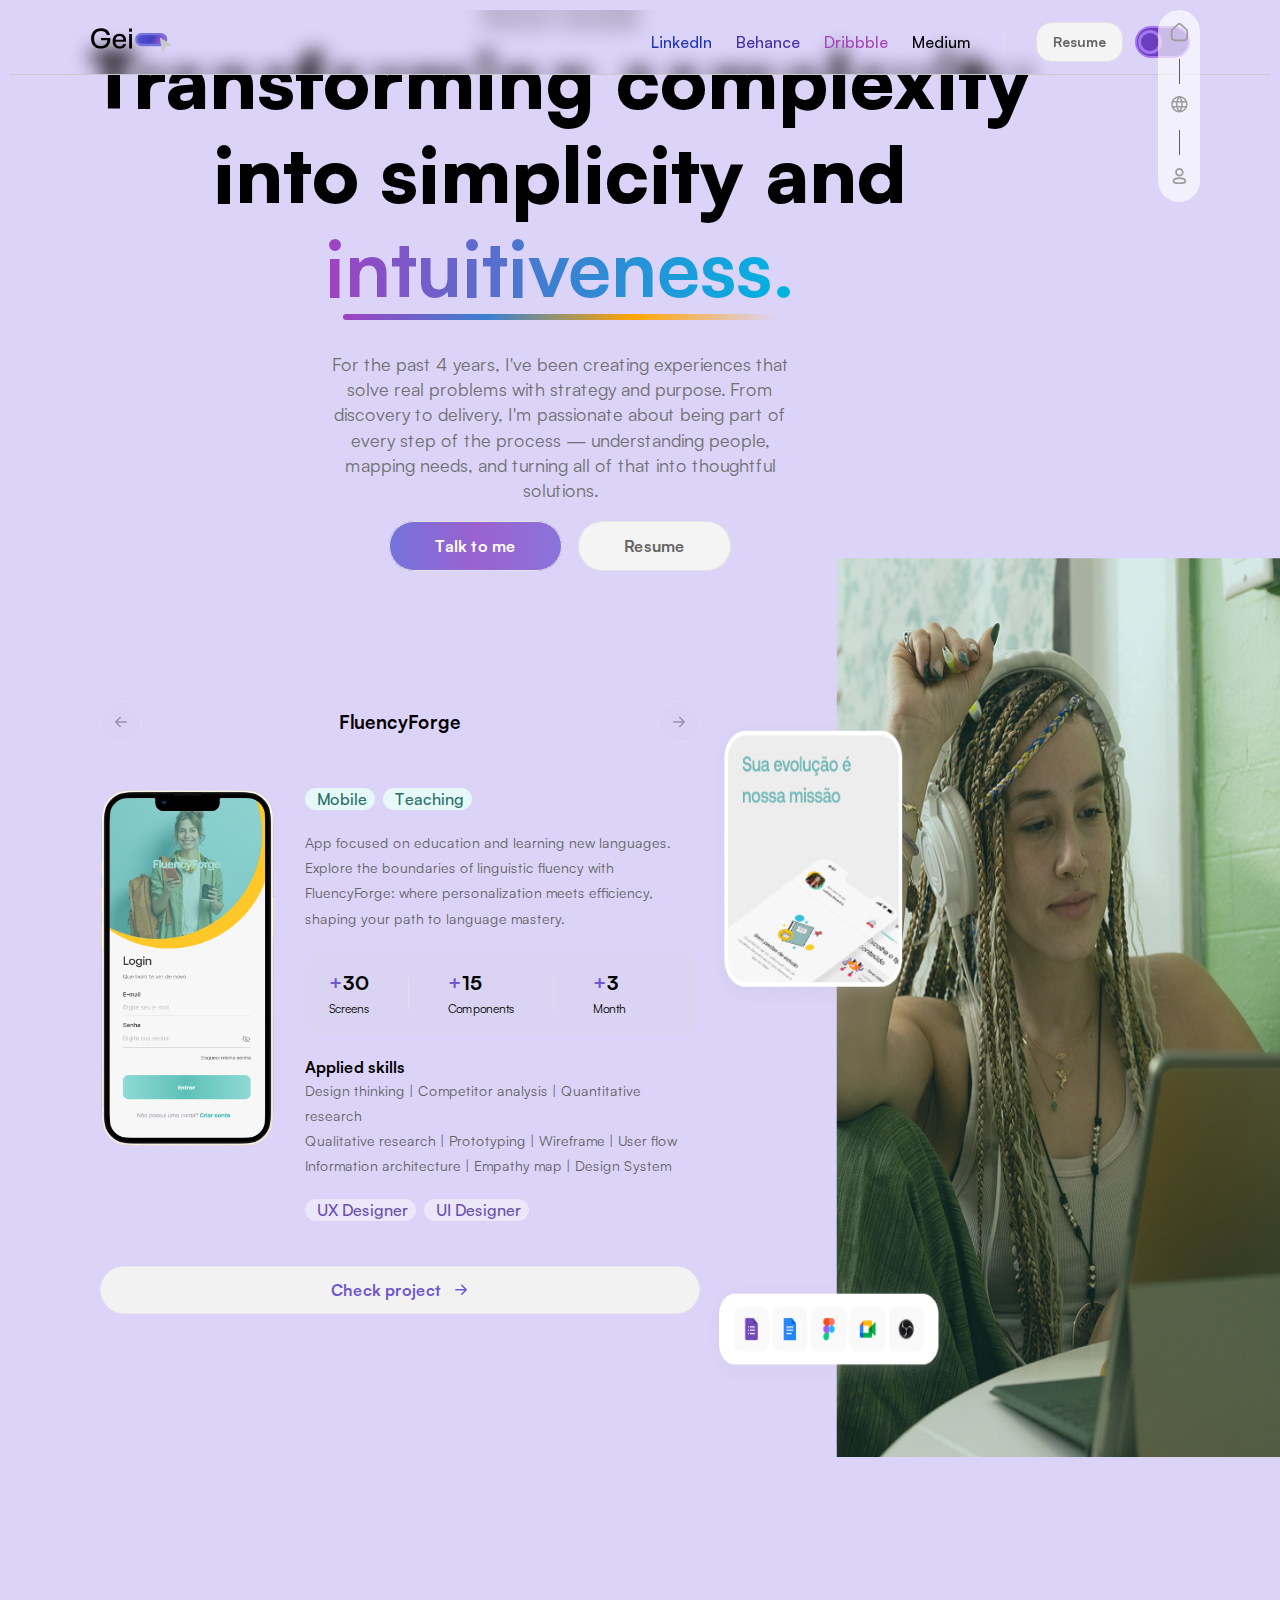
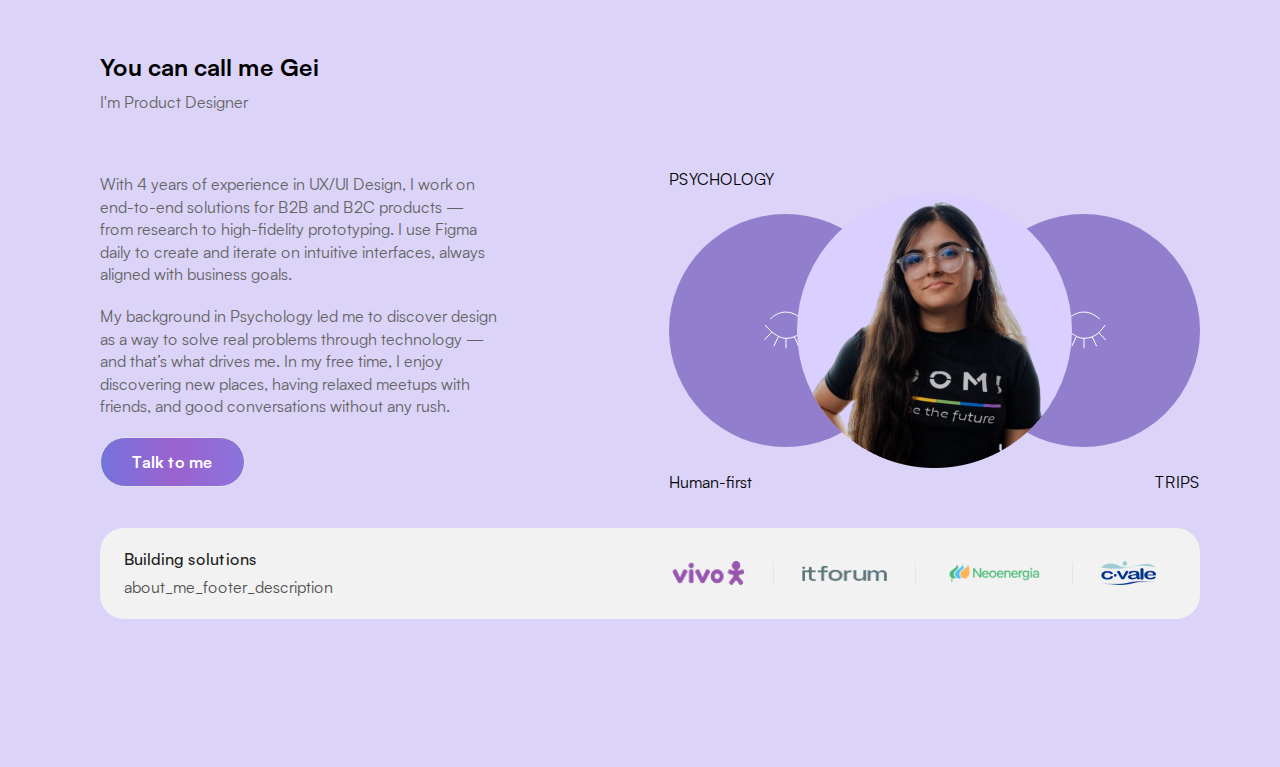
<file: index.html>
<!DOCTYPE html>
<html lang="en">
<head>
  <meta charset="UTF-8">
  <meta name="viewport" content="width=device-width, initial-scale=1.0">

  <link rel="stylesheet" href="./css/reset.css" />
  <link rel="stylesheet" href="./css/global.css" />
  <link rel="stylesheet" href="./css/components/header.css" />
  <link rel="stylesheet" href="./css/components/projects.css" />
  <link rel="stylesheet" href="./css/components/main.css" />

  <link rel="stylesheet" href="./css/components/about-me.css" />

  <link rel="stylesheet" href="./css/styles.css" />

  <title>Portfolio</title>
</head>
<body>
  <div class="app">
    <header class="header">
      <div>
        <svg width="83" height="28" viewBox="0 0 83 28" fill="none" xmlns="http://www.w3.org/2000/svg">
          <path d="M10.7824 22.6247C4.76495 22.6247 1.08913 18.5404 1.08913 12.4685C1.08913 6.15157 5.03724 2.31238 10.8913 2.31238C15.9286 2.31238 19.4138 5.00798 19.9311 9.11946H16.8815C16.3642 6.39663 13.9681 4.89907 10.8913 4.89907C6.80708 4.89907 4.11147 7.6219 4.11147 12.4413C4.11147 17.2879 6.72539 20.0925 10.8369 20.0925C14.6216 20.0925 17.1538 17.9142 17.3444 14.2384H11.0275V12.0329H20.3668V13.476C20.3668 19.085 16.5548 22.6247 10.7824 22.6247ZM29.6216 22.6247C25.2923 22.6247 22.6512 19.684 22.6512 15.2458C22.6512 10.6987 25.2923 7.75804 29.5127 7.75804C34.2504 7.75804 36.5376 11.216 36.102 15.7359H25.4285C25.4829 18.7038 27.1166 20.392 29.6216 20.392C31.5548 20.392 32.9979 19.439 33.3519 17.9414H36.0203C35.6391 20.7732 33.0252 22.6247 29.6216 22.6247ZM29.4855 9.96353C27.2255 9.96353 25.7008 11.4066 25.4829 13.7483H33.3519C33.2702 11.0799 31.6093 9.96353 29.4855 9.96353ZM39.1334 5.77037V2.53021H41.938V5.77037H39.1334ZM39.1334 22.3796V7.97587H41.938V22.3796H39.1334Z" fill="black"/>
          <rect x="46.3144" y="8.10274" width="29.7525" height="10.9434" rx="5.47172" fill="url(#paint0_linear_326_744)" stroke="#7573DC" stroke-width="2.39388"/>
          <path d="M72.9522 26.4325L75.6675 21.0018C75.7278 20.8813 75.8416 20.7964 75.9743 20.773L81.8932 19.7285C82.2791 19.6604 82.3757 19.1512 82.0417 18.9464L70.5911 11.9284C70.2815 11.7386 69.8916 11.9989 69.9483 12.3577L72.151 26.3086C72.2156 26.7176 72.767 26.8029 72.9522 26.4325Z" fill="#C8C8C8"/>
          <defs>
          <linearGradient id="paint0_linear_326_744" x1="37.4559" y1="5.91298" x2="75.338" y2="20.8104" gradientUnits="userSpaceOnUse">
          <stop stop-color="#6866DF"/>
          <stop offset="0.615092" stop-color="#423FC3"/>
          <stop offset="1" stop-color="#CE66DF"/>
          </linearGradient>
          </defs>
        </svg>
      </div>
  
      <div class="header-content"> 
        <div class="social">
          <a target="_blank" href="https://www.linkedin.com/in/geissy-maysla-nunes-rodrigues-683109196  " style="color: #1F35BF;">LinkedIn</a>
          <a target="_blank" href="https://www.behance.net/geissynunes" href="#behance" style="color: #462CA3;">Behance</a>
          <a target="_blank" href="https://dribbble.com/Mayslassy" href="#dribbble" style="color: #A643B6;">Dribbble</a>
          <a target="_blank" href="https://medium.com/@Geissy" href="#medium" style="color: #000000;">Medium</a>
        </div>
        
        <div class="divider"></div>

        <div class="header-actions">
          <a class="resumes" data-i18n="resume">
            Resume
          </a>
          
   
          <button class="lang-button">
            <div class="switch">
              <div class="toggle-thumb"></div>
            </div>
          </button>
        </div>
      </div>

      <div class="menu-hamburger">
        <button class="menu-hamburger-button" id="menu-hamburger-button">
          <svg width="16" height="16" viewBox="0 0 16 16" fill="none" xmlns="http://www.w3.org/2000/svg">
            <path fill-rule="evenodd" clip-rule="evenodd" d="M14.6667 3.33333C14.6667 2.96514 14.3682 2.66667 14 2.66667H1.99999C1.6318 2.66667 1.33332 2.96514 1.33332 3.33333C1.33332 3.70152 1.6318 4 1.99999 4H14C14.3682 4 14.6667 3.70152 14.6667 3.33333ZM1.52859 5.5286C1.26824 5.78895 1.26824 6.21106 1.52859 6.47141L3.05718 8L1.52859 9.5286C1.26824 9.78895 1.26824 10.2111 1.52859 10.4714C1.78894 10.7318 2.21105 10.7318 2.4714 10.4714L4.47139 8.47141C4.73174 8.21106 4.73174 7.78895 4.47139 7.5286L2.4714 5.5286C2.21105 5.26825 1.78894 5.26825 1.52859 5.5286ZM14.6667 8C14.6667 7.63181 14.3682 7.33333 14 7.33333H6.66666C6.29847 7.33333 5.99999 7.63181 5.99999 8C5.99999 8.36819 6.29847 8.66667 6.66666 8.66667H14C14.3682 8.66667 14.6667 8.36819 14.6667 8ZM14.6667 12.6667C14.6667 12.2985 14.3682 12 14 12H1.99999C1.6318 12 1.33332 12.2985 1.33332 12.6667C1.33332 13.0349 1.6318 13.3333 1.99999 13.3333H14C14.3682 13.3333 14.6667 13.0349 14.6667 12.6667Z" fill="#4A4A4A"/>
            </svg>  
        </button>        
      </div>
    </header>
  
    <aside class="drawer-mobile" id="drawer-mobile">
      <div>
        <div class="ghost-space"></div>
        
        <nav class="drawer-links">
          <a href="https://www.linkedin.com/in/geissy-maysla-nunes-rodrigues-683109196/" target="_blank" class="drawer-link">
            <span style="color: #1F35BF;">LinkedIn</span>
            <svg width="7" height="14" viewBox="0 0 7 14" fill="none" xmlns="http://www.w3.org/2000/svg">
              <path d="M1.5 12.8333L5.94218 7.6508C6.26317 7.27631 6.26317 6.72371 5.94218 6.34922L1.5 1.16668" stroke="#2B3F6C" stroke-width="1.25" stroke-linecap="round"/>
              </svg>
          </a>
          <a href="https://www.behance.net/geissynunes" target="_blank" class="drawer-link">
            <span style="color: #462CA3;">Behance</span>
            <svg width="7" height="14" viewBox="0 0 7 14" fill="none" xmlns="http://www.w3.org/2000/svg">
              <path d="M1.5 12.8333L5.94218 7.6508C6.26317 7.27631 6.26317 6.72371 5.94218 6.34922L1.5 1.16668" stroke="#2B3F6C" stroke-width="1.25" stroke-linecap="round"/>
              </svg>   
          </a>
          <a href="https://dribbble.com/Mayslassy" target="_blank" class="drawer-link drawer-link-pink">
            <span style="color: #A643B6;">Dribbble</span>
            <svg width="7" height="14" viewBox="0 0 7 14" fill="none" xmlns="http://www.w3.org/2000/svg">
              <path d="M1.5 12.8333L5.94218 7.6508C6.26317 7.27631 6.26317 6.72371 5.94218 6.34922L1.5 1.16668" stroke="#2B3F6C" stroke-width="1.25" stroke-linecap="round"/>
              </svg>   
          </a>
          <a href="https://medium.com/@Geissy" target="_blank" class="drawer-link">
            <span style="color: #000000;">Medium</span>
            <svg width="7" height="14" viewBox="0 0 7 14" fill="none" xmlns="http://www.w3.org/2000/svg">
            <path d="M1.5 12.8333L5.94218 7.6508C6.26317 7.27631 6.26317 6.72371 5.94218 6.34922L1.5 1.16668" stroke="#2B3F6C" stroke-width="1.25" stroke-linecap="round"/>
              </svg>   
          </a>
        </nav>
      </div>
      
      <footer class="drawer-language">
        <span>Idioma</span>
        <button class="lang-button">
          <div class="switch">
            <div class="toggle-thumb"></div>
          </div>
        </button>
      </footer>
    </aside>

    <div class="scroll-slides">
      <div class="menu">
        <a href="#">
          <svg width="18" height="20" viewBox="0 0 18 20" fill="none" xmlns="http://www.w3.org/2000/svg">
            <path id="menu-home-icon" fill-rule="evenodd" clip-rule="evenodd" d="M9.64598 2.69039C9.48919 2.64472 9.32263 2.64472 9.16583 2.69039C9.12071 2.70353 9.0414 2.73641 8.87269 2.86415C8.69526 2.99848 8.47804 3.19074 8.13957 3.49161L3.64081 7.4905C3.08929 7.98074 2.93294 8.12857 2.82424 8.29207C2.71968 8.44936 2.64179 8.62282 2.5937 8.80547C2.5437 8.99533 2.53709 9.21039 2.53709 9.94831V13.2376C2.53709 14.0495 2.53756 14.6154 2.56778 15.0583C2.59748 15.4936 2.65301 15.747 2.73316 15.9405C2.99459 16.5717 3.49604 17.0731 4.12718 17.3346C4.3207 17.4147 4.57416 17.4703 5.00939 17.4999C5.45234 17.5302 6.01824 17.5306 6.8301 17.5306H11.9817C12.7936 17.5306 13.3595 17.5302 13.8024 17.4999C14.2377 17.4703 14.4911 17.4147 14.6846 17.3346C15.3158 17.0731 15.8172 16.5717 16.0787 15.9405C16.1588 15.747 16.2143 15.4936 16.244 15.0583C16.2743 14.6154 16.2747 14.0495 16.2747 13.2376V9.94831C16.2747 9.21039 16.2681 8.99533 16.2181 8.80547C16.17 8.62282 16.0921 8.44936 15.9876 8.29207C15.8789 8.12857 15.7225 7.98074 15.171 7.4905L10.6722 3.49161C10.3338 3.19074 10.1166 2.99848 9.93913 2.86415C9.77041 2.73641 9.69111 2.70353 9.64598 2.69039ZM8.68568 1.04168C9.15606 0.904687 9.65575 0.904687 10.1261 1.04168C10.4525 1.13673 10.7231 1.30388 10.9757 1.49508C11.2135 1.67514 11.4813 1.91322 11.7897 2.18738L16.3118 6.20704C16.3362 6.22868 16.3602 6.25003 16.384 6.2711C16.8319 6.66882 17.1702 6.96927 17.4176 7.34141C17.6267 7.65599 17.7825 8.00292 17.8787 8.36821C17.9925 8.80034 17.9923 9.25285 17.992 9.85185C17.9919 9.88358 17.9919 9.91573 17.9919 9.94831V13.2681C17.9919 14.0424 17.9919 14.6669 17.9573 15.1752C17.9216 15.6979 17.8464 16.1601 17.6651 16.5977C17.2294 17.6496 16.3937 18.4853 15.3418 18.9211C14.9042 19.1023 14.442 19.1775 13.9193 19.2132C13.411 19.2479 12.7865 19.2478 12.0122 19.2478H6.7996C6.02535 19.2478 5.4008 19.2479 4.8925 19.2132C4.36983 19.1775 3.90766 19.1023 3.47004 18.9211C2.41813 18.4853 1.58239 17.6496 1.14668 16.5977C0.965403 16.1601 0.890221 15.6979 0.85456 15.1752C0.819879 14.6669 0.819883 14.0424 0.819889 13.2681L0.819889 9.94831C0.819889 9.91573 0.819873 9.88358 0.819856 9.85184C0.819544 9.25285 0.819309 8.80034 0.933094 8.36821C1.02928 8.00292 1.18507 7.65599 1.39419 7.34141C1.64158 6.96928 1.97994 6.66882 2.42785 6.2711C2.45158 6.25003 2.47562 6.22869 2.49997 6.20704L7.02208 2.18739C7.33049 1.91323 7.59831 1.67514 7.83614 1.49508C8.08867 1.30388 8.35931 1.13673 8.68568 1.04168Z" fill="#9C9C9C"/>
            </svg>  
        </a>
       
        <div class="space-line"></div>

        <a href="#projects-page">    
          <svg width="17" height="17" viewBox="0 0 17 17" fill="none" xmlns="http://www.w3.org/2000/svg">
            <path id="menu-projects-icon" fill-rule="evenodd" clip-rule="evenodd" d="M1.97788 6.4042C1.80764 6.99417 1.71642 7.61763 1.71642 8.26241C1.71642 8.90718 1.80764 9.53065 1.97788 10.1206H5.17762C5.10341 9.54332 5.06119 8.9241 5.06119 8.26241C5.06119 7.60072 5.10341 6.98149 5.17762 6.4042H1.97788ZM2.61136 4.91764H5.45552C5.71805 3.86106 6.08118 2.98914 6.44876 2.29696C6.54689 2.11216 6.64522 1.94038 6.7419 1.78148C4.98084 2.23232 3.49966 3.38204 2.61136 4.91764ZM8.40596 1.96695C8.21529 2.22396 7.98924 2.56566 7.76168 2.99416C7.48925 3.50718 7.21348 4.14676 6.99377 4.91764H9.81816C9.59845 4.14676 9.32267 3.50718 9.05024 2.99416C8.82269 2.56566 8.59664 2.22396 8.40596 1.96695ZM10.134 6.4042H6.67795C6.59574 6.9727 6.54776 7.59174 6.54776 8.26241C6.54776 8.93308 6.59574 9.55211 6.67795 10.1206H10.134C10.2162 9.55211 10.2642 8.93308 10.2642 8.26241C10.2642 7.59174 10.2162 6.9727 10.134 6.4042ZM11.6343 10.1206C11.7085 9.54332 11.7507 8.9241 11.7507 8.26241C11.7507 7.60072 11.7085 6.98149 11.6343 6.4042H14.834C15.0043 6.99417 15.0955 7.61763 15.0955 8.26241C15.0955 8.90718 15.0043 9.53065 14.834 10.1206H11.6343ZM9.81816 11.6072H6.99377C7.21348 12.3781 7.48925 13.0176 7.76168 13.5307C7.98924 13.9592 8.21529 14.3009 8.40596 14.5579C8.59664 14.3009 8.82269 13.9592 9.05024 13.5307C9.32267 13.0176 9.59845 12.3781 9.81816 11.6072ZM6.7419 14.7433C6.64522 14.5844 6.54689 14.4127 6.44876 14.2279C6.08118 13.5357 5.71805 12.6638 5.45552 11.6072H2.61136C3.49966 13.1428 4.98084 14.2925 6.7419 14.7433ZM10.07 14.7433C10.1667 14.5844 10.265 14.4127 10.3632 14.2279C10.7307 13.5357 11.0939 12.6638 11.3564 11.6072H14.2006C13.3123 13.1428 11.8311 14.2925 10.07 14.7433ZM14.2006 4.91764H11.3564C11.0939 3.86106 10.7307 2.98914 10.3632 2.29696C10.265 2.11217 10.1667 1.94038 10.07 1.78148C11.8311 2.23232 13.3123 3.38204 14.2006 4.91764ZM0.229858 8.26241C0.229858 3.74687 3.89043 0.0863037 8.40596 0.0863037C12.9215 0.0863037 16.5821 3.74687 16.5821 8.26241C16.5821 12.7779 12.9215 16.4385 8.40596 16.4385C3.89043 16.4385 0.229858 12.7779 0.229858 8.26241Z" fill="#9C9C9C"/>
            </svg>

        </a>
        <div class="space-line"></div>

        <a href="#about-me-page">
          <svg width="15" height="18" viewBox="0 0 15 18" fill="none" xmlns="http://www.w3.org/2000/svg">
            <path id="menu-about-icon" fill-rule="evenodd" clip-rule="evenodd" d="M7.40595 2.66567C5.99851 2.66567 4.85756 3.80662 4.85756 5.21406C4.85756 6.6215 5.99851 7.76246 7.40595 7.76246C8.81339 7.76246 9.95435 6.6215 9.95435 5.21406C9.95435 3.80662 8.81339 2.66567 7.40595 2.66567ZM3.15863 5.21406C3.15863 2.86833 5.06022 0.966736 7.40595 0.966736C9.75169 0.966736 11.6533 2.86833 11.6533 5.21406C11.6533 7.5598 9.75169 9.46139 7.40595 9.46139C5.06022 9.46139 3.15863 7.5598 3.15863 5.21406ZM3.54606 12.6269C2.65051 13.0245 2.30916 13.5268 2.30916 14.1335C2.30916 14.3234 2.34293 14.4309 2.3918 14.5089C2.44069 14.5869 2.55732 14.719 2.87167 14.8612C3.54354 15.1651 4.87123 15.4077 7.40595 15.4077C9.94068 15.4077 11.2684 15.1651 11.9402 14.8612C12.2546 14.719 12.3712 14.5869 12.4201 14.5089C12.469 14.4309 12.5027 14.3234 12.5027 14.1335C12.5027 13.5268 12.1614 13.0245 11.2658 12.6269C10.3463 12.2186 8.99629 12.0098 7.40595 12.0098C5.81562 12.0098 4.46559 12.2186 3.54606 12.6269ZM2.85657 11.0741C4.08916 10.5268 5.71226 10.3109 7.40595 10.3109C9.09965 10.3109 10.7227 10.5268 11.9553 11.0741C13.2119 11.6321 14.2017 12.6165 14.2017 14.1335C14.2017 14.5299 14.1293 14.9811 13.8596 15.4113C13.5899 15.8414 13.1756 16.167 12.6405 16.4091C11.6135 16.8737 9.96802 17.1066 7.40595 17.1066C4.84389 17.1066 3.19845 16.8737 2.17139 16.4091C1.63626 16.167 1.22199 15.8414 0.952328 15.4113C0.682639 14.9811 0.610229 14.5299 0.610229 14.1335C0.610229 12.6165 1.6 11.6321 2.85657 11.0741Z" fill="#9C9C9C"/>
            </svg> 
        </a>              
      </div>

      <section class="slide slide-green">
        <main class="main">
          <span class="position-company" data-i18n="company">PRODUCT DESIGNER</span>
          <div class="main-content">
            <h1>
              <span data-i18n="main_title_1">Transforming complexity into simplicity and</span>
              <div class="gradient-box">
                <span class="gradient-text" data-i18n="main_title_2">intuitiveness.</span>
                <div class="gradient-line"></div>
              </div>
            </h1>
            <p data-i18n="main_description">
              For the past 4 years, I've been creating experiences that solve real problems with strategy and purpose. From discovery to delivery, I'm passionate about being part of every step of the process — understanding people, mapping needs, and turning all of that into thoughtful solutions.
            </p>
            <div class="main-actions">
              <a href="mailto:geissy.designlab@gmail.com" id="talk-me" data-i18n="talk_to_me">
                Talk to me
              </a>
              <a class="resumes" data-i18n="resume" id="resume">
                Resume
              </a>
            </div>
          </div>
        </main>
      </section>
      <section class="slide slide-indigo">
        <div class="projects-page" id="projects-page">
          <div class="projects-page-container">
            <div class="project-full-content">
              <div class="project-full-content-header">
                <div class="arrow-circle">
                  <svg width="12" height="12" viewBox="0 0 12 12" fill="none" xmlns="http://www.w3.org/2000/svg">
                    <path fill-rule="evenodd" clip-rule="evenodd" d="M5.78033 0.96967C5.48744 0.676777 5.01256 0.676777 4.71967 0.96967L0.21967 5.46967C-0.0732236 5.76256 -0.0732236 6.23744 0.21967 6.53033L4.71967 11.0303C5.01256 11.3232 5.48744 11.3232 5.78033 11.0303C6.07322 10.7374 6.07322 10.2626 5.78033 9.96967L2.56066 6.75H11.25C11.6642 6.75 12 6.41421 12 6C12 5.58579 11.6642 5.25 11.25 5.25H2.56066L5.78033 2.03033C6.07322 1.73744 6.07322 1.26256 5.78033 0.96967Z" fill="black"/>
                    </svg>                  
                </div>
  
                <h3 data-i18n="project_title">FluencyForge</h3>
  
                <div class="arrow-circle">
                  <svg width="12" height="12" viewBox="0 0 12 12" fill="none" xmlns="http://www.w3.org/2000/svg">
                    <path fill-rule="evenodd" clip-rule="evenodd" d="M6.21967 0.96967C6.51256 0.676777 6.98744 0.676777 7.28033 0.96967L11.7803 5.46967C12.0732 5.76256 12.0732 6.23744 11.7803 6.53033L7.28033 11.0303C6.98744 11.3232 6.51256 11.3232 6.21967 11.0303C5.92678 10.7374 5.92678 10.2626 6.21967 9.96967L9.43934 6.75H0.75C0.335786 6.75 0 6.41421 0 6C0 5.58579 0.335786 5.25 0.75 5.25H9.43934L6.21967 2.03033C5.92678 1.73744 5.92678 1.26256 6.21967 0.96967Z" fill="black"/>
                    </svg>                  
                </div>
              </div>
           
              <aside class="project-content">
                <section class="project-content-image">
                  <img src="./images/apps/fluent-app-mobile.png" alt="fluent-app-mobile" />
                </section>
                  
                <section class="project-content-info">
                  <div class="project-content-info-tags">
                    <div class="tag-green" data-i18n="project_tag_mobile">Mobile</div>
                    <div class="tag-green" data-i18n="project_tag_teaching">Teaching</div>
                  </div>
  
                  <div>
                    <p data-i18n="project_description">
                      App focused on education and learning new languages. Explore the boundaries of linguistic fluency with FluencyForge: where personalization meets efficiency, shaping your path to language mastery.
                    </p>
                  </div>
  
                  <aside class="project-content-info-card">
                    <div class="project-information">
                      <h3 data-i18n="project_card_screens_amount">30</h3>
                      <span data-i18n="project_card_screens">Screens</span>
                    </div>

                    <div class="divider-info-project"></div>
  
                    <div class="project-information">
                      <h3 data-i18n="project_card_components_amount">15</h3>
                      <span data-i18n="project_card_components">Components</span>
                    </div>

                    <div class="divider-info-project"></div>
  
                    <div class="project-information">
                      <h3 data-i18n="project_card_other_amount">3</h3>
                      <span data-i18n="project_card_other">Other</span>
                    </div>
                  </aside>
  
                  <div class="skills-container">
                    <h4 data-i18n="project_skills_title">Applied skills</h4>
  
                    <p data-i18n="project_skills_1">Design thinking | Competitor analysis | Quantitative research</p>
                    <p data-i18n="project_skills_2">Qualitative research | Prototyping | Wireframe | User flow</p>
                    <p data-i18n="project_skills_3">Information architecture | Empathy map | Design System</p>
                  </div>
  
                  <div class="project-content-info-tags">
                    <div class="tag-purple" data-i18n="project_role_ux">UX Designer</div>
                    <div class="tag-purple" data-i18n="project_role_ui">UI Designer</div>
                  </div>
                </section>
  
              </aside>
    
              <a class="verify-project" target="_blank" href="https://www.behance.net/gallery/189321095/Fluency-Forge-Projeto-de-estudo-UXUI">
                <span data-i18n="project_button_check">Conferir projeto</span>
                <svg width="18" height="19" viewBox="0 0 18 19" fill="none" xmlns="http://www.w3.org/2000/svg">
                  <path fill-rule="evenodd" clip-rule="evenodd" d="M9.21967 4.74994C9.51256 4.45705 9.98744 4.45705 10.2803 4.74994L14.7803 9.24994C15.0732 9.54284 15.0732 10.0177 14.7803 10.3106L10.2803 14.8106C9.98744 15.1035 9.51256 15.1035 9.21967 14.8106C8.92678 14.5177 8.92678 14.0428 9.21967 13.7499L12.4393 10.5303H3.75C3.33579 10.5303 3 10.1945 3 9.78027C3 9.36606 3.33579 9.03027 3.75 9.03027H12.4393L9.21967 5.8106C8.92678 5.51771 8.92678 5.04284 9.21967 4.74994Z" fill="#7157CF"/>
                </svg>
              </a>
            </div>
          </div>
  
          <div class="project-image">
            <img src="./images/fluent-app-background.png" alt="fluent-app" height="100%" />
          </div>
      </div>
      </section>
      <section class="slide slide-purple">
        <div class="about-me" id="about-me-page">
          <header>
            <h1 data-i18n="about_me_title">You can call me Gei</h1>
            <p data-i18n="about_me_subtitle">Product Designer</p>
          </header>
          <main>
            <section class="about-me-information">
              <p data-i18n="about_me_paragraph_1">
                With 4 years of experience in UX/UI Design, I work on end-to-end solutions for B2B and B2C products — from research to high-fidelity prototyping. I use Figma daily to create and iterate on intuitive interfaces, always aligned with business goals.
              </p>
              <p data-i18n="about_me_paragraph_2">
                My background in Psychology led me to discover design as a way to solve real problems through technology — and that’s what drives me. In my free time, I enjoy discovering new places, having relaxed meetups with friends, and good conversations without any rush.
              </p>
              <div class="companies">
                <img src="./images/logos/vivo-logo.png" alt="vivo" width="73px" height="23px" />
                <img src="./images/logos/itforum-logo.png" alt="vivo" width="85px" height="19px" />
                <img src="./images/logos/neoenergia-logo.png" alt="neoenergia" width="127px" height="31px" />
                <img src="./images/logos/vale-logo.png" alt="vivo" width="87px" height="47px"/>
              </div>
              <a href="mailto:geissy.designlab@gmail.com" data-i18n="talk_to_me" id="talk-me">Talk to me</a>
            </section>
            <div class="illustrations">
              <div class="top-text">
                <span data-i18n="about_me_psychology">PSYCHOLOGY</span>
              </div>
              <div class="wrapper-container">
                <div class="circle left">
                  <svg class="circle-eye" width="44" height="38" viewBox="0 0 44 38" fill="none" xmlns="http://www.w3.org/2000/svg">
                    <path d="M37 21.8467L43.5 28.8467" stroke="white" stroke-linecap="round"/>
                    <path d="M30.5 26.3467L34.5 34.8467" stroke="white" stroke-linecap="round"/>
                    <path d="M6.5 7.84668C11.1667 2.68001 23.9 -4.55332 37.5 7.84668" stroke="white" stroke-linecap="round"/>
                    <path d="M1.5 14.3467C5 18.8467 13.5905 27.3467 22 27.3467C34.5 27.3467 39.5 18.5133 43 14.3467" stroke="white" stroke-linecap="round"/>
                    <path d="M7.5 21.3467L1 28.3467" stroke="white" stroke-linecap="round"/>
                    <path d="M14.5 25.3467L10 34.8467" stroke="white" stroke-linecap="round"/>
                    <path d="M22 27.3467V36.8467" stroke="white" stroke-linecap="round"/>
                    </svg>                  
                </div>
                <div class="circle center">
                  <img src="./images//profile.png" alt="Profile" class="avatar" />
                </div>
                <div class="circle right">
                  <svg class="circle-eye" width="44" height="38" viewBox="0 0 44 38" fill="none" xmlns="http://www.w3.org/2000/svg">
                    <path d="M37 21.8467L43.5 28.8467" stroke="white" stroke-linecap="round"/>
                    <path d="M30.5 26.3467L34.5 34.8467" stroke="white" stroke-linecap="round"/>
                    <path d="M6.5 7.84668C11.1667 2.68001 23.9 -4.55332 37.5 7.84668" stroke="white" stroke-linecap="round"/>
                    <path d="M1.5 14.3467C5 18.8467 13.5905 27.3467 22 27.3467C34.5 27.3467 39.5 18.5133 43 14.3467" stroke="white" stroke-linecap="round"/>
                    <path d="M7.5 21.3467L1 28.3467" stroke="white" stroke-linecap="round"/>
                    <path d="M14.5 25.3467L10 34.8467" stroke="white" stroke-linecap="round"/>
                    <path d="M22 27.3467V36.8467" stroke="white" stroke-linecap="round"/>
                    </svg>                  
                </div>
              </div>
              <div class="bottom-text">
                <span data-i18n="about_me_human_first">Human-first</span>
                <span data-i18n="about_me_trips">TRIPS</span>
              </div>
            </div>
          </main>
          <footer class="footer-desktop">
            <div>
              <span data-i18n="about_me_footer">Building solutions</span>

              <span data-i18n="about_me_footer_description">
                As a UX/UI Designer at Loomi, I contribute to digital products for leading clients such as:project_description
              </span>
            </div>
            <div class="companies-logos">
              <img src="./images/logos/vivo-logo.png" alt="vivo" width="73px" height="24px" />
              
              <div class="divider-company-logo"></div>

              <img src="./images/logos/itforum-logo.png" alt="vivo" width="85px" height="15px" />
   
              <div class="divider-company-logo"></div>

              <img src="./images/logos/neoenergia-logo.png" alt="neoenergia" width="100px" height="24px" />

              <div class="divider-company-logo"></div>

              <img src="./images/logos/vale-logo.png" alt="vivo" width="55px" height="24px"/>
            </div>
          </footer>

          <footer class="footer-mobile">
            <span data-i18n="about_me_footer_mobile">Copyright 2025 - Todos os Direitos Reservados</span>
        </footer>
  
        </div>
      </section>
 
    </div>
  </div>
  <script src="./scripts/scroll-handler.js"></script>
  <script src="./scripts/main.js"></script>
  <script src="./langs/strings.js"></script>
  <script src="./scripts/translations.js"></script>
  <script src="./scripts/resume.js"></script>
</body>
</html>
</file>
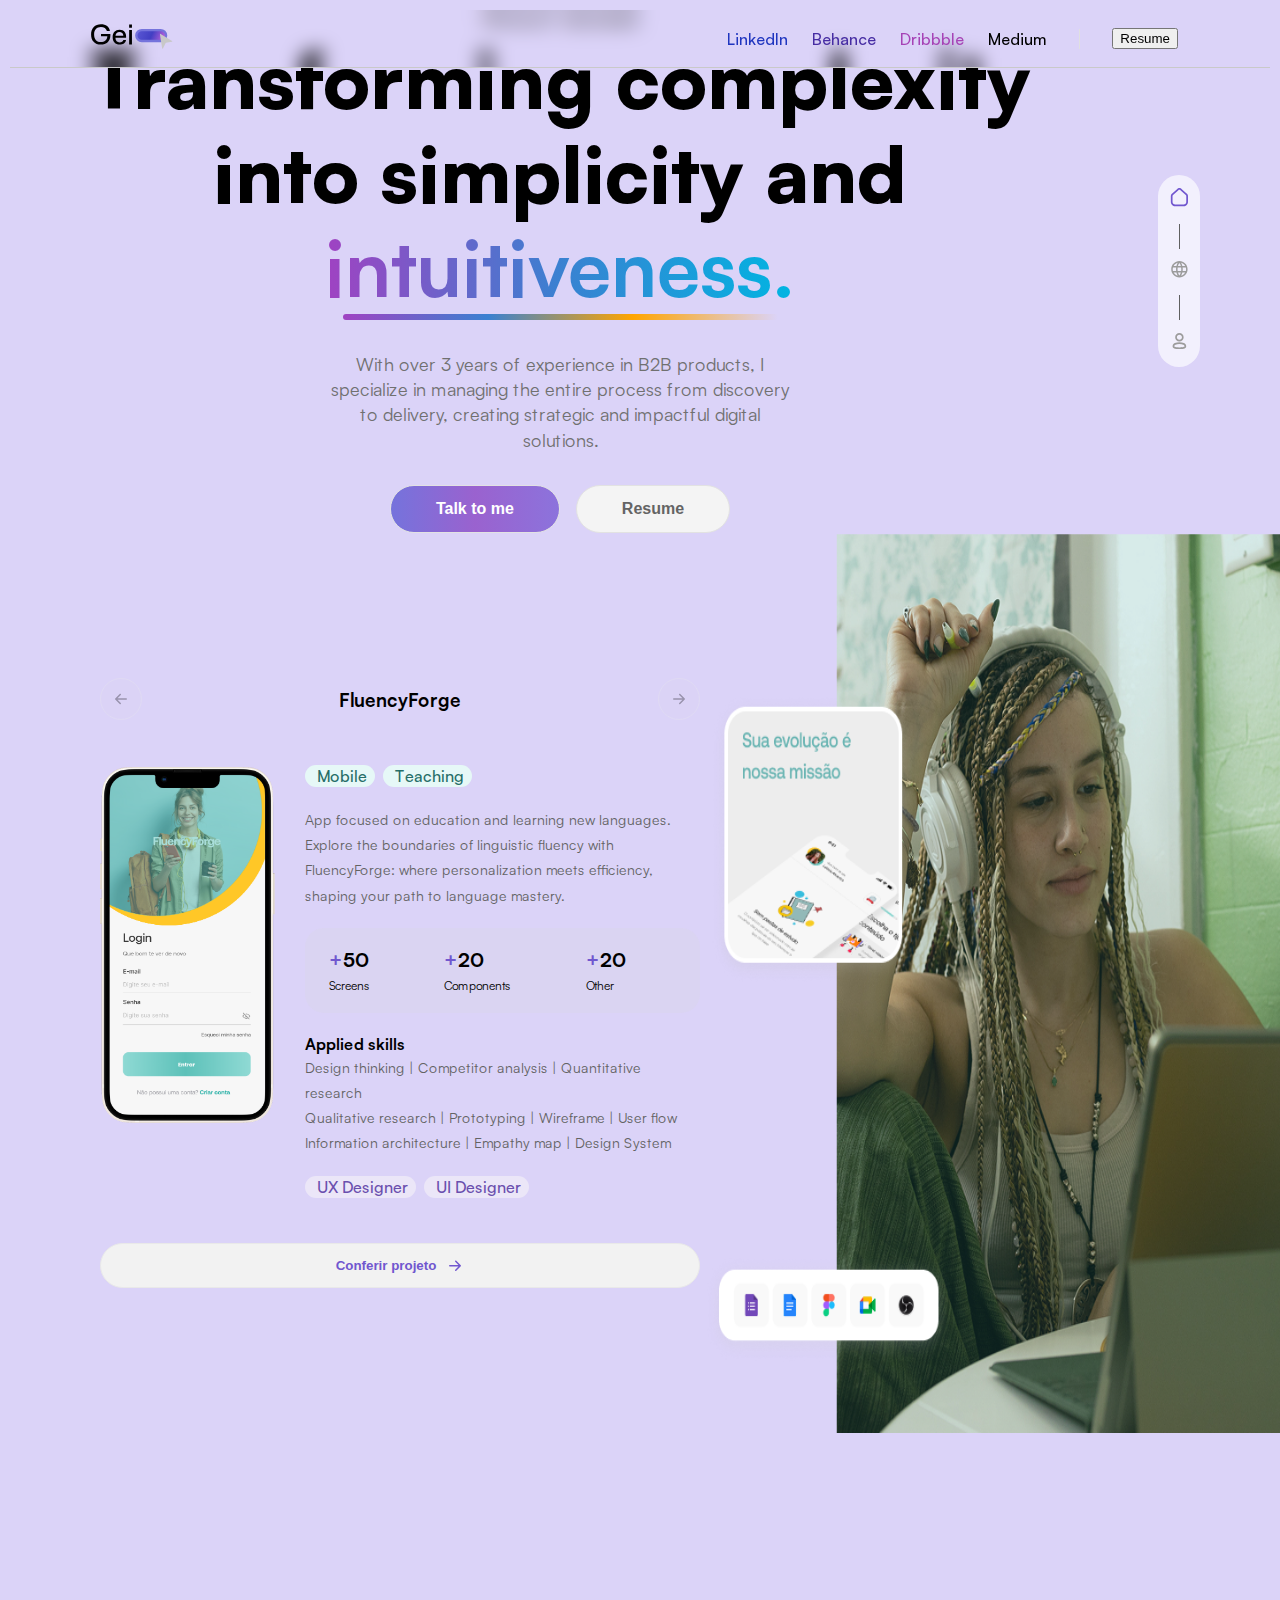
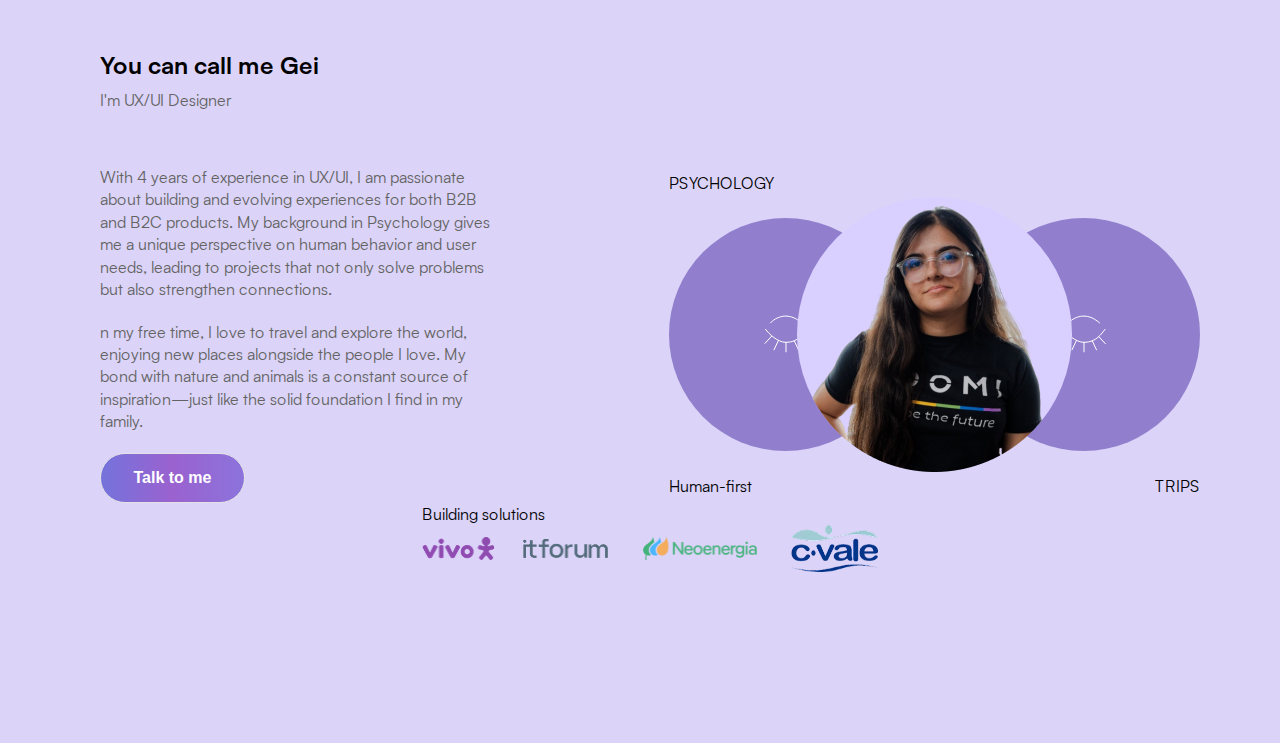
<file: main.html>
<!DOCTYPE html>
<html lang="en">
<head>
  <meta charset="UTF-8">
  <meta name="viewport" content="width=device-width, initial-scale=1.0">

  <link rel="stylesheet" href="./css/reset.css" />
  <link rel="stylesheet" href="./css/global.css" />
  <link rel="stylesheet" href="./css/components/header.css" />
  <link rel="stylesheet" href="./css/components/projects.css" />
  <link rel="stylesheet" href="./css/components/main.css" />

  <link rel="stylesheet" href="./css/components/about-me.css" />

  <link rel="stylesheet" href="./css/styles.css" />

  <title>Portfolio</title>
</head>
<body>
  <div class="app">
    <header class="header">
      <div>
        <svg width="83" height="28" viewBox="0 0 83 28" fill="none" xmlns="http://www.w3.org/2000/svg">
          <path d="M10.7824 22.6247C4.76495 22.6247 1.08913 18.5404 1.08913 12.4685C1.08913 6.15157 5.03724 2.31238 10.8913 2.31238C15.9286 2.31238 19.4138 5.00798 19.9311 9.11946H16.8815C16.3642 6.39663 13.9681 4.89907 10.8913 4.89907C6.80708 4.89907 4.11147 7.6219 4.11147 12.4413C4.11147 17.2879 6.72539 20.0925 10.8369 20.0925C14.6216 20.0925 17.1538 17.9142 17.3444 14.2384H11.0275V12.0329H20.3668V13.476C20.3668 19.085 16.5548 22.6247 10.7824 22.6247ZM29.6216 22.6247C25.2923 22.6247 22.6512 19.684 22.6512 15.2458C22.6512 10.6987 25.2923 7.75804 29.5127 7.75804C34.2504 7.75804 36.5376 11.216 36.102 15.7359H25.4285C25.4829 18.7038 27.1166 20.392 29.6216 20.392C31.5548 20.392 32.9979 19.439 33.3519 17.9414H36.0203C35.6391 20.7732 33.0252 22.6247 29.6216 22.6247ZM29.4855 9.96353C27.2255 9.96353 25.7008 11.4066 25.4829 13.7483H33.3519C33.2702 11.0799 31.6093 9.96353 29.4855 9.96353ZM39.1334 5.77037V2.53021H41.938V5.77037H39.1334ZM39.1334 22.3796V7.97587H41.938V22.3796H39.1334Z" fill="black"/>
          <rect x="46.3144" y="8.10274" width="29.7525" height="10.9434" rx="5.47172" fill="url(#paint0_linear_326_744)" stroke="#7573DC" stroke-width="2.39388"/>
          <path d="M72.9522 26.4325L75.6675 21.0018C75.7278 20.8813 75.8416 20.7964 75.9743 20.773L81.8932 19.7285C82.2791 19.6604 82.3757 19.1512 82.0417 18.9464L70.5911 11.9284C70.2815 11.7386 69.8916 11.9989 69.9483 12.3577L72.151 26.3086C72.2156 26.7176 72.767 26.8029 72.9522 26.4325Z" fill="#C8C8C8"/>
          <defs>
          <linearGradient id="paint0_linear_326_744" x1="37.4559" y1="5.91298" x2="75.338" y2="20.8104" gradientUnits="userSpaceOnUse">
          <stop stop-color="#6866DF"/>
          <stop offset="0.615092" stop-color="#423FC3"/>
          <stop offset="1" stop-color="#CE66DF"/>
          </linearGradient>
          </defs>
        </svg>
      </div>
  
      <div class="header-content"> 
        <div class="social">
          <a target="_blank" href="https://www.linkedin.com/in/geissy-nunes-683109196/" style="color: #1F35BF;">LinkedIn</a>
          <a href="#behance" style="color: #462CA3;">Behance</a>
          <a href="#dribbble" style="color: #A643B6;">Dribbble</a>
          <a href="#medium" style="color: #000000;">Medium</a>
        </div>
        
        <div class="divider"></div>

        <div class="header-actions">
          <button>Resume</button>
          
   
          <div class="switch">
            <div class="toggle-thumb"></div>
          </div>
        </div>
      </div>

      <div class="menu-hamburger">
        <button class="menu-hamburger-button">
          <svg width="16" height="16" viewBox="0 0 16 16" fill="none" xmlns="http://www.w3.org/2000/svg">
            <path fill-rule="evenodd" clip-rule="evenodd" d="M14.6667 3.33333C14.6667 2.96514 14.3682 2.66667 14 2.66667H1.99999C1.6318 2.66667 1.33332 2.96514 1.33332 3.33333C1.33332 3.70152 1.6318 4 1.99999 4H14C14.3682 4 14.6667 3.70152 14.6667 3.33333ZM1.52859 5.5286C1.26824 5.78895 1.26824 6.21106 1.52859 6.47141L3.05718 8L1.52859 9.5286C1.26824 9.78895 1.26824 10.2111 1.52859 10.4714C1.78894 10.7318 2.21105 10.7318 2.4714 10.4714L4.47139 8.47141C4.73174 8.21106 4.73174 7.78895 4.47139 7.5286L2.4714 5.5286C2.21105 5.26825 1.78894 5.26825 1.52859 5.5286ZM14.6667 8C14.6667 7.63181 14.3682 7.33333 14 7.33333H6.66666C6.29847 7.33333 5.99999 7.63181 5.99999 8C5.99999 8.36819 6.29847 8.66667 6.66666 8.66667H14C14.3682 8.66667 14.6667 8.36819 14.6667 8ZM14.6667 12.6667C14.6667 12.2985 14.3682 12 14 12H1.99999C1.6318 12 1.33332 12.2985 1.33332 12.6667C1.33332 13.0349 1.6318 13.3333 1.99999 13.3333H14C14.3682 13.3333 14.6667 13.0349 14.6667 12.6667Z" fill="#4A4A4A"/>
            </svg>  
        </button>        
      </div>
    </header>
  
    <aside class="drawer-mobile">
      <div>
        <header class="drawer-header">
          <div>
            <svg width="83" height="28" viewBox="0 0 83 28" fill="none" xmlns="http://www.w3.org/2000/svg">
              <path d="M10.7824 22.6247C4.76495 22.6247 1.08913 18.5404 1.08913 12.4685C1.08913 6.15157 5.03724 2.31238 10.8913 2.31238C15.9286 2.31238 19.4138 5.00798 19.9311 9.11946H16.8815C16.3642 6.39663 13.9681 4.89907 10.8913 4.89907C6.80708 4.89907 4.11147 7.6219 4.11147 12.4413C4.11147 17.2879 6.72539 20.0925 10.8369 20.0925C14.6216 20.0925 17.1538 17.9142 17.3444 14.2384H11.0275V12.0329H20.3668V13.476C20.3668 19.085 16.5548 22.6247 10.7824 22.6247ZM29.6216 22.6247C25.2923 22.6247 22.6512 19.684 22.6512 15.2458C22.6512 10.6987 25.2923 7.75804 29.5127 7.75804C34.2504 7.75804 36.5376 11.216 36.102 15.7359H25.4285C25.4829 18.7038 27.1166 20.392 29.6216 20.392C31.5548 20.392 32.9979 19.439 33.3519 17.9414H36.0203C35.6391 20.7732 33.0252 22.6247 29.6216 22.6247ZM29.4855 9.96353C27.2255 9.96353 25.7008 11.4066 25.4829 13.7483H33.3519C33.2702 11.0799 31.6093 9.96353 29.4855 9.96353ZM39.1334 5.77037V2.53021H41.938V5.77037H39.1334ZM39.1334 22.3796V7.97587H41.938V22.3796H39.1334Z" fill="black"/>
              <rect x="46.3144" y="8.10274" width="29.7525" height="10.9434" rx="5.47172" fill="url(#paint0_linear_326_744)" stroke="#7573DC" stroke-width="2.39388"/>
              <path d="M72.9522 26.4325L75.6675 21.0018C75.7278 20.8813 75.8416 20.7964 75.9743 20.773L81.8932 19.7285C82.2791 19.6604 82.3757 19.1512 82.0417 18.9464L70.5911 11.9284C70.2815 11.7386 69.8916 11.9989 69.9483 12.3577L72.151 26.3086C72.2156 26.7176 72.767 26.8029 72.9522 26.4325Z" fill="#C8C8C8"/>
              <defs>
              <linearGradient id="paint0_linear_326_744" x1="37.4559" y1="5.91298" x2="75.338" y2="20.8104" gradientUnits="userSpaceOnUse">
              <stop stop-color="#6866DF"/>
              <stop offset="0.615092" stop-color="#423FC3"/>
              <stop offset="1" stop-color="#CE66DF"/>
              </linearGradient>
              </defs>
            </svg>
          </div>
  
          <button class="drawer-close">
            <svg width="11" height="11" viewBox="0 0 11 11" fill="none" xmlns="http://www.w3.org/2000/svg">
              <path d="M5.50055 6.4917L2.02972 9.96254C1.89986 10.0924 1.73458 10.1573 1.53389 10.1573C1.33319 10.1573 1.16791 10.0924 1.03805 9.96254C0.908192 9.83267 0.843262 9.6674 0.843262 9.4667C0.843262 9.26601 0.908192 9.10073 1.03805 8.97087L4.50889 5.50003L1.03805 2.0292C0.908192 1.89934 0.843262 1.73406 0.843262 1.53337C0.843262 1.33267 0.908192 1.1674 1.03805 1.03753C1.16791 0.907673 1.33319 0.842743 1.53389 0.842743C1.73458 0.842743 1.89986 0.907673 2.02972 1.03753L5.50055 4.50837L8.97139 1.03753C9.10125 0.907673 9.26653 0.842743 9.46722 0.842743C9.66792 0.842743 9.83319 0.907673 9.96305 1.03753C10.0929 1.1674 10.1578 1.33267 10.1578 1.53337C10.1578 1.73406 10.0929 1.89934 9.96305 2.0292L6.49222 5.50003L9.96305 8.97087C10.0929 9.10073 10.1578 9.26601 10.1578 9.4667C10.1578 9.6674 10.0929 9.83267 9.96305 9.96254C9.83319 10.0924 9.66792 10.1573 9.46722 10.1573C9.26653 10.1573 9.10125 10.0924 8.97139 9.96254L5.50055 6.4917Z" fill="#4A4A4A"/>
              </svg>
              
          </button>
        </header>

        <div class="ghost-space"></div>
        
        <nav class="drawer-links">
          <a href="https://www.linkedin.com/in/geissy-nunes-683109196/" target="_blank" class="drawer-link">
            <span>LinkedIn</span>
            <svg width="7" height="14" viewBox="0 0 7 14" fill="none" xmlns="http://www.w3.org/2000/svg">
              <path d="M1.5 12.8333L5.94218 7.6508C6.26317 7.27631 6.26317 6.72371 5.94218 6.34922L1.5 1.16668" stroke="#2B3F6C" stroke-width="1.25" stroke-linecap="round"/>
              </svg>            
          </a>
          <a href="#behance" class="drawer-link">
            <span>Behance</span>
            <svg width="7" height="14" viewBox="0 0 7 14" fill="none" xmlns="http://www.w3.org/2000/svg">
              <path d="M1.5 12.8333L5.94218 7.6508C6.26317 7.27631 6.26317 6.72371 5.94218 6.34922L1.5 1.16668" stroke="#2B3F6C" stroke-width="1.25" stroke-linecap="round"/>
              </svg>   
          </a>
          <a href="#dribbble" class="drawer-link drawer-link-pink">
            <span>Dribbble</span>
            <svg width="7" height="14" viewBox="0 0 7 14" fill="none" xmlns="http://www.w3.org/2000/svg">
              <path d="M1.5 12.8333L5.94218 7.6508C6.26317 7.27631 6.26317 6.72371 5.94218 6.34922L1.5 1.16668" stroke="#2B3F6C" stroke-width="1.25" stroke-linecap="round"/>
              </svg>   
          </a>
          <a href="#medium" class="drawer-link">
            <span>Medium</span>
            <svg width="7" height="14" viewBox="0 0 7 14" fill="none" xmlns="http://www.w3.org/2000/svg">
              <path d="M1.5 12.8333L5.94218 7.6508C6.26317 7.27631 6.26317 6.72371 5.94218 6.34922L1.5 1.16668" stroke="#2B3F6C" stroke-width="1.25" stroke-linecap="round"/>
              </svg>   
          </a>
        </nav>
      </div>
      
      <footer class="drawer-language">
        <span>Idioma</span>
        <div class="switch">
          <div class="toggle-thumb"></div>
        </div>
      </footer>
    </aside>

    <div class="scroll-slides">
      <section class="slide slide-green">
        <main class="main">
          <span class="position-company">PRODUCT DESIGNER</span>
          <div class="main-content">
            <h1>
              <span>Transforming complexity into simplicity and</span>
              <div class="gradient-box">
                <span class="gradient-text">intuitiveness.</span>
                <div class="gradient-line"></div>
              </div>
            </h1>
            <p>
              With over 3 years of experience in B2B products, I specialize in managing the entire process from discovery to delivery, creating strategic and impactful digital solutions.
            </p>
            <div class="main-actions">
              <button id="talk-me">Talk to me</button>
              <button id="resume">Resume</button>
            </div>
          </div>
          <div class="menu">
            <a href="#">
              <svg width="18" height="20" viewBox="0 0 18 20" fill="none" xmlns="http://www.w3.org/2000/svg">
                <path fill-rule="evenodd" clip-rule="evenodd" d="M9.64598 2.69039C9.48919 2.64472 9.32263 2.64472 9.16583 2.69039C9.12071 2.70353 9.0414 2.73641 8.87269 2.86415C8.69526 2.99848 8.47804 3.19074 8.13957 3.49161L3.64081 7.4905C3.08929 7.98074 2.93294 8.12857 2.82424 8.29207C2.71968 8.44936 2.64179 8.62282 2.5937 8.80547C2.5437 8.99533 2.53709 9.21039 2.53709 9.94831V13.2376C2.53709 14.0495 2.53756 14.6154 2.56778 15.0583C2.59748 15.4936 2.65301 15.747 2.73316 15.9405C2.99459 16.5717 3.49604 17.0731 4.12718 17.3346C4.3207 17.4147 4.57416 17.4703 5.00939 17.4999C5.45234 17.5302 6.01824 17.5306 6.8301 17.5306H11.9817C12.7936 17.5306 13.3595 17.5302 13.8024 17.4999C14.2377 17.4703 14.4911 17.4147 14.6846 17.3346C15.3158 17.0731 15.8172 16.5717 16.0787 15.9405C16.1588 15.747 16.2143 15.4936 16.244 15.0583C16.2743 14.6154 16.2747 14.0495 16.2747 13.2376V9.94831C16.2747 9.21039 16.2681 8.99533 16.2181 8.80547C16.17 8.62282 16.0921 8.44936 15.9876 8.29207C15.8789 8.12857 15.7225 7.98074 15.171 7.4905L10.6722 3.49161C10.3338 3.19074 10.1166 2.99848 9.93913 2.86415C9.77041 2.73641 9.69111 2.70353 9.64598 2.69039ZM8.68568 1.04168C9.15606 0.904687 9.65575 0.904687 10.1261 1.04168C10.4525 1.13673 10.7231 1.30388 10.9757 1.49508C11.2135 1.67514 11.4813 1.91322 11.7897 2.18738L16.3118 6.20704C16.3362 6.22868 16.3602 6.25003 16.384 6.2711C16.8319 6.66882 17.1702 6.96927 17.4176 7.34141C17.6267 7.65599 17.7825 8.00292 17.8787 8.36821C17.9925 8.80034 17.9923 9.25285 17.992 9.85185C17.9919 9.88358 17.9919 9.91573 17.9919 9.94831V13.2681C17.9919 14.0424 17.9919 14.6669 17.9573 15.1752C17.9216 15.6979 17.8464 16.1601 17.6651 16.5977C17.2294 17.6496 16.3937 18.4853 15.3418 18.9211C14.9042 19.1023 14.442 19.1775 13.9193 19.2132C13.411 19.2479 12.7865 19.2478 12.0122 19.2478H6.7996C6.02535 19.2478 5.4008 19.2479 4.8925 19.2132C4.36983 19.1775 3.90766 19.1023 3.47004 18.9211C2.41813 18.4853 1.58239 17.6496 1.14668 16.5977C0.965403 16.1601 0.890221 15.6979 0.85456 15.1752C0.819879 14.6669 0.819883 14.0424 0.819889 13.2681L0.819889 9.94831C0.819889 9.91573 0.819873 9.88358 0.819856 9.85184C0.819544 9.25285 0.819309 8.80034 0.933094 8.36821C1.02928 8.00292 1.18507 7.65599 1.39419 7.34141C1.64158 6.96928 1.97994 6.66882 2.42785 6.2711C2.45158 6.25003 2.47562 6.22869 2.49997 6.20704L7.02208 2.18739C7.33049 1.91323 7.59831 1.67514 7.83614 1.49508C8.08867 1.30388 8.35931 1.13673 8.68568 1.04168Z" fill="#7157CF"/>
                </svg>  
            </a>
           
            <div class="space-line"></div>
  
            <a href="#projects-page">    
              <svg width="17" height="17" viewBox="0 0 17 17" fill="none" xmlns="http://www.w3.org/2000/svg">
                <path fill-rule="evenodd" clip-rule="evenodd" d="M1.97788 6.4042C1.80764 6.99417 1.71642 7.61763 1.71642 8.26241C1.71642 8.90718 1.80764 9.53065 1.97788 10.1206H5.17762C5.10341 9.54332 5.06119 8.9241 5.06119 8.26241C5.06119 7.60072 5.10341 6.98149 5.17762 6.4042H1.97788ZM2.61136 4.91764H5.45552C5.71805 3.86106 6.08118 2.98914 6.44876 2.29696C6.54689 2.11216 6.64522 1.94038 6.7419 1.78148C4.98084 2.23232 3.49966 3.38204 2.61136 4.91764ZM8.40596 1.96695C8.21529 2.22396 7.98924 2.56566 7.76168 2.99416C7.48925 3.50718 7.21348 4.14676 6.99377 4.91764H9.81816C9.59845 4.14676 9.32267 3.50718 9.05024 2.99416C8.82269 2.56566 8.59664 2.22396 8.40596 1.96695ZM10.134 6.4042H6.67795C6.59574 6.9727 6.54776 7.59174 6.54776 8.26241C6.54776 8.93308 6.59574 9.55211 6.67795 10.1206H10.134C10.2162 9.55211 10.2642 8.93308 10.2642 8.26241C10.2642 7.59174 10.2162 6.9727 10.134 6.4042ZM11.6343 10.1206C11.7085 9.54332 11.7507 8.9241 11.7507 8.26241C11.7507 7.60072 11.7085 6.98149 11.6343 6.4042H14.834C15.0043 6.99417 15.0955 7.61763 15.0955 8.26241C15.0955 8.90718 15.0043 9.53065 14.834 10.1206H11.6343ZM9.81816 11.6072H6.99377C7.21348 12.3781 7.48925 13.0176 7.76168 13.5307C7.98924 13.9592 8.21529 14.3009 8.40596 14.5579C8.59664 14.3009 8.82269 13.9592 9.05024 13.5307C9.32267 13.0176 9.59845 12.3781 9.81816 11.6072ZM6.7419 14.7433C6.64522 14.5844 6.54689 14.4127 6.44876 14.2279C6.08118 13.5357 5.71805 12.6638 5.45552 11.6072H2.61136C3.49966 13.1428 4.98084 14.2925 6.7419 14.7433ZM10.07 14.7433C10.1667 14.5844 10.265 14.4127 10.3632 14.2279C10.7307 13.5357 11.0939 12.6638 11.3564 11.6072H14.2006C13.3123 13.1428 11.8311 14.2925 10.07 14.7433ZM14.2006 4.91764H11.3564C11.0939 3.86106 10.7307 2.98914 10.3632 2.29696C10.265 2.11217 10.1667 1.94038 10.07 1.78148C11.8311 2.23232 13.3123 3.38204 14.2006 4.91764ZM0.229858 8.26241C0.229858 3.74687 3.89043 0.0863037 8.40596 0.0863037C12.9215 0.0863037 16.5821 3.74687 16.5821 8.26241C16.5821 12.7779 12.9215 16.4385 8.40596 16.4385C3.89043 16.4385 0.229858 12.7779 0.229858 8.26241Z" fill="#9C9C9C"/>
                </svg>
  
            </a>
            <div class="space-line"></div>
  
            <a href="#about-me-page">
              <svg width="15" height="18" viewBox="0 0 15 18" fill="none" xmlns="http://www.w3.org/2000/svg">
                <path fill-rule="evenodd" clip-rule="evenodd" d="M7.40595 2.66567C5.99851 2.66567 4.85756 3.80662 4.85756 5.21406C4.85756 6.6215 5.99851 7.76246 7.40595 7.76246C8.81339 7.76246 9.95435 6.6215 9.95435 5.21406C9.95435 3.80662 8.81339 2.66567 7.40595 2.66567ZM3.15863 5.21406C3.15863 2.86833 5.06022 0.966736 7.40595 0.966736C9.75169 0.966736 11.6533 2.86833 11.6533 5.21406C11.6533 7.5598 9.75169 9.46139 7.40595 9.46139C5.06022 9.46139 3.15863 7.5598 3.15863 5.21406ZM3.54606 12.6269C2.65051 13.0245 2.30916 13.5268 2.30916 14.1335C2.30916 14.3234 2.34293 14.4309 2.3918 14.5089C2.44069 14.5869 2.55732 14.719 2.87167 14.8612C3.54354 15.1651 4.87123 15.4077 7.40595 15.4077C9.94068 15.4077 11.2684 15.1651 11.9402 14.8612C12.2546 14.719 12.3712 14.5869 12.4201 14.5089C12.469 14.4309 12.5027 14.3234 12.5027 14.1335C12.5027 13.5268 12.1614 13.0245 11.2658 12.6269C10.3463 12.2186 8.99629 12.0098 7.40595 12.0098C5.81562 12.0098 4.46559 12.2186 3.54606 12.6269ZM2.85657 11.0741C4.08916 10.5268 5.71226 10.3109 7.40595 10.3109C9.09965 10.3109 10.7227 10.5268 11.9553 11.0741C13.2119 11.6321 14.2017 12.6165 14.2017 14.1335C14.2017 14.5299 14.1293 14.9811 13.8596 15.4113C13.5899 15.8414 13.1756 16.167 12.6405 16.4091C11.6135 16.8737 9.96802 17.1066 7.40595 17.1066C4.84389 17.1066 3.19845 16.8737 2.17139 16.4091C1.63626 16.167 1.22199 15.8414 0.952328 15.4113C0.682639 14.9811 0.610229 14.5299 0.610229 14.1335C0.610229 12.6165 1.6 11.6321 2.85657 11.0741Z" fill="#9C9C9C"/>
                </svg> 
            </a>              
          </div>
        </main>
      </section>
      <section class="slide slide-indigo">
        <div class="projects-page" id="projects-page">
          <div class="projects-page-container">
            <div class="project-full-content">
              <div class="project-full-content-header">
                <div class="arrow-circle">
                  <svg width="12" height="12" viewBox="0 0 12 12" fill="none" xmlns="http://www.w3.org/2000/svg">
                    <path fill-rule="evenodd" clip-rule="evenodd" d="M5.78033 0.96967C5.48744 0.676777 5.01256 0.676777 4.71967 0.96967L0.21967 5.46967C-0.0732236 5.76256 -0.0732236 6.23744 0.21967 6.53033L4.71967 11.0303C5.01256 11.3232 5.48744 11.3232 5.78033 11.0303C6.07322 10.7374 6.07322 10.2626 5.78033 9.96967L2.56066 6.75H11.25C11.6642 6.75 12 6.41421 12 6C12 5.58579 11.6642 5.25 11.25 5.25H2.56066L5.78033 2.03033C6.07322 1.73744 6.07322 1.26256 5.78033 0.96967Z" fill="black"/>
                    </svg>                  
                </div>
  
                <h3>FluencyForge</h3>
  
                <div class="arrow-circle">
                  <svg width="12" height="12" viewBox="0 0 12 12" fill="none" xmlns="http://www.w3.org/2000/svg">
                    <path fill-rule="evenodd" clip-rule="evenodd" d="M6.21967 0.96967C6.51256 0.676777 6.98744 0.676777 7.28033 0.96967L11.7803 5.46967C12.0732 5.76256 12.0732 6.23744 11.7803 6.53033L7.28033 11.0303C6.98744 11.3232 6.51256 11.3232 6.21967 11.0303C5.92678 10.7374 5.92678 10.2626 6.21967 9.96967L9.43934 6.75H0.75C0.335786 6.75 0 6.41421 0 6C0 5.58579 0.335786 5.25 0.75 5.25H9.43934L6.21967 2.03033C5.92678 1.73744 5.92678 1.26256 6.21967 0.96967Z" fill="black"/>
                    </svg>                  
                </div>
              </div>
           
              <aside class="project-content">
                <section class="project-content-image">
                  <img src="./images/apps/fluent-app-mobile.png" alt="fluent-app-mobile" />
                </section>
                  
                  
                <section class="project-content-info">
                  <div class="project-content-info-tags">
                    <div class="tag-green">Mobile</div>
                    <div class="tag-green">Teaching</div>
                  </div>
  
                  <div>
                    <p>App focused on education and learning new languages. Explore the boundaries of linguistic fluency with FluencyForge: where personalization meets efficiency, shaping your path to language mastery. </p>
                  </div>
  
                  <aside class="project-content-info-card">
                    <div class="project-information">
                      <h3>50</h3>
                      <span>Screens</span>
                    </div>
  
                    <div class="project-information">
                      <h3>20</h3>
                      <span>Components</span>
                    </div>
  
                    <div class="project-information">
                      <h3>20</h3>
                      <span>Other</span>
                    </div>
                  </aside>
  
                  <div class="skills-container">
                    <h4>Applied skills</h4>
  
                    <p>Design thinking | Competitor analysis | Quantitative research</p>
                    <p>Qualitative research | Prototyping | Wireframe | User flow</p>
                    <p>Information architecture | Empathy map | Design System</p>
                  </div>
  
                  <div class="project-content-info-tags">
                    <div class="tag-purple">UX Designer</div>
                    <div class="tag-purple">UI Designer</div>
                  </div>
                </section>
  
              </aside>
    
              <button class="verify-project">
                <span>Conferir projeto</span>
                <svg width="18" height="19" viewBox="0 0 18 19" fill="none" xmlns="http://www.w3.org/2000/svg">
                  <path fill-rule="evenodd" clip-rule="evenodd" d="M9.21967 4.74994C9.51256 4.45705 9.98744 4.45705 10.2803 4.74994L14.7803 9.24994C15.0732 9.54284 15.0732 10.0177 14.7803 10.3106L10.2803 14.8106C9.98744 15.1035 9.51256 15.1035 9.21967 14.8106C8.92678 14.5177 8.92678 14.0428 9.21967 13.7499L12.4393 10.5303H3.75C3.33579 10.5303 3 10.1945 3 9.78027C3 9.36606 3.33579 9.03027 3.75 9.03027H12.4393L9.21967 5.8106C8.92678 5.51771 8.92678 5.04284 9.21967 4.74994Z" fill="#7157CF"/>
                </svg>
              </button>
            </div>
          </div>
  
          <div class="project-image">
            <img src="./images/fluent-app-background.png" alt="fluent-app" height="100%" />
          </div>
      </div>
      </section>
      <section class="slide slide-purple">
        <div class="about-me" id="about-me-page">
          <header>
            <h1>You can call me Gei</h1>
            <p>I'm UX/UI Designer</p>
          </header>
          <main>
            <section class="about-me-information">
              <p>
                With 4 years of experience in UX/UI, I am passionate about building and evolving experiences for both B2B and B2C products. My background in Psychology gives me a unique perspective on human behavior and user needs, leading to projects that not only solve problems but also strengthen connections.
              </p>
              <p>
                n my free time, I love to travel and explore the world, enjoying new places alongside the people I love. My bond with nature and animals is a constant source of inspiration—just like the solid foundation I find in my family.
              </p>
              <div class="companies">
                <img src="./images/logos/vivo-logo.png" alt="vivo" width="73px" height="23px" />
                <img src="./images/logos/itforum-logo.png" alt="vivo" width="85px" height="19px" />
                <img src="./images/logos/neoenergia-logo.png" alt="neoenergia" width="127px" height="31px" />
                <img src="./images/logos/vale-logo.png" alt="vivo" width="87px" height="47px"/>
              </div>
              <button id="talk-me">Talk to me</button>
            </section>
            <div class="illustrations">
              <div class="top-text">
                <span>PSYCHOLOGY</span>
              </div>
              <div class="wrapper-container">
                <div class="circle left">
                  <svg class="circle-eye" width="44" height="38" viewBox="0 0 44 38" fill="none" xmlns="http://www.w3.org/2000/svg">
                    <path d="M37 21.8467L43.5 28.8467" stroke="white" stroke-linecap="round"/>
                    <path d="M30.5 26.3467L34.5 34.8467" stroke="white" stroke-linecap="round"/>
                    <path d="M6.5 7.84668C11.1667 2.68001 23.9 -4.55332 37.5 7.84668" stroke="white" stroke-linecap="round"/>
                    <path d="M1.5 14.3467C5 18.8467 13.5905 27.3467 22 27.3467C34.5 27.3467 39.5 18.5133 43 14.3467" stroke="white" stroke-linecap="round"/>
                    <path d="M7.5 21.3467L1 28.3467" stroke="white" stroke-linecap="round"/>
                    <path d="M14.5 25.3467L10 34.8467" stroke="white" stroke-linecap="round"/>
                    <path d="M22 27.3467V36.8467" stroke="white" stroke-linecap="round"/>
                    </svg>                  
                </div>
                <div class="circle center">
                  <img src="./images//profile.png" alt="Profile" class="avatar" />
                </div>
                <div class="circle right">
                  <svg class="circle-eye" width="44" height="38" viewBox="0 0 44 38" fill="none" xmlns="http://www.w3.org/2000/svg">
                    <path d="M37 21.8467L43.5 28.8467" stroke="white" stroke-linecap="round"/>
                    <path d="M30.5 26.3467L34.5 34.8467" stroke="white" stroke-linecap="round"/>
                    <path d="M6.5 7.84668C11.1667 2.68001 23.9 -4.55332 37.5 7.84668" stroke="white" stroke-linecap="round"/>
                    <path d="M1.5 14.3467C5 18.8467 13.5905 27.3467 22 27.3467C34.5 27.3467 39.5 18.5133 43 14.3467" stroke="white" stroke-linecap="round"/>
                    <path d="M7.5 21.3467L1 28.3467" stroke="white" stroke-linecap="round"/>
                    <path d="M14.5 25.3467L10 34.8467" stroke="white" stroke-linecap="round"/>
                    <path d="M22 27.3467V36.8467" stroke="white" stroke-linecap="round"/>
                    </svg>                  
                </div>
              </div>
              <div class="bottom-text">
                <span>Human-first</span>
                <span>TRIPS</span>
              </div>
            </div>
          </main>
          <footer>
            <div>
              <span>Building solutions</span>
            </div>
            <div class="companies-logos">
              <img src="./images/logos/vivo-logo.png" alt="vivo" width="73px" height="23px" />
              <img src="./images/logos/itforum-logo.png" alt="vivo" width="85px" height="19px" />
              <img src="./images/logos/neoenergia-logo.png" alt="neoenergia" width="127px" height="31px" />
              <img src="./images/logos/vale-logo.png" alt="vivo" width="87px" height="47px"/>
            </div>
          </footer>
        </div>
      </section>
    </div>
  </div>
  <script src="./scripts/main.js"></script>
</body>
</html>
</file>
<file: css/global.css>
@font-face {
  font-family: "Satoshi";
  src: url("../fonts/Satoshi-Black.ttf") format("truetype");
  font-weight: 900;
  font-style: normal;
}

@font-face {
  font-family: "Satoshi";
  src: url("../fonts/Satoshi-Bold.ttf") format("truetype");
  font-weight: 700;
  font-style: normal;
}

@font-face {
  font-family: "Satoshi";
  src: url("../fonts/Satoshi-Medium.ttf") format("truetype");
  font-weight: 500;
  font-style: normal;
}


@font-face {
  font-family: "Satoshi";
  src: url("../fonts/Satoshi-Regular.ttf") format("truetype");
  font-weight: 400;
  font-style: normal;
}

@font-face {
  font-family: "Satoshi";
  src: url("../fonts/Satoshi-Light.ttf") format("truetype");
  font-weight: 300;
  font-style: normal;
}
</file>
<file: css/components/header.css>
.header {
  display: flex;
  justify-content: space-between;
  align-items: center;
  padding: 12px 80px;

  border-bottom: 1px solid #c9c9c9;

  position: fixed;
  top: 10px;
  width: calc(100% - 20px);
  background-color: transparent;
  backdrop-filter: blur(10px);

  border-top-left-radius: 10px;
  border-top-right-radius: 10px;

  z-index: 99;

  animation: fadeIn 0.5s ease-in-out forwards;
}

.header .header-content {
  display: flex;
  justify-content: center;
  align-items: center;
  gap: 32px;
}

.header .header-content .divider {
  width: 1px;
  height: 20px;
  background-color: #E0E0E0;
}

.header .menu-hamburger {
  display: none;
  cursor: pointer;
}

.menu-hamburger .menu-hamburger-button {
  background-color: #e4e3e380;
  border-radius: 12px;
  padding: 15px;

  border: none;
}

.header .header-content .social {
  display: flex;
  gap: 24px;
}


.header-content .social a {
  text-decoration: none;
  font-weight: 500;
}

.header-content .header-actions {
  display: flex;

  justify-content: center;
  align-items: center;
  gap: 12px;
}

.header-content .header-actions a:first-child {
  background-color: #F4F4F4;
  border: 1px solid #E2E2E2;
  padding: 10px 16px;
  border-radius: 16px;
}

.header-content .header-actions > a {

  color: #646464;
  font-weight: 700;
  font-size: 14px;
}

.lang-button {
  padding: 0px;
  border: none;
  background-color: transparent;
}

.lang-button .switch {
  width: 55px;
  height: 32px;
  background-color: #FFFFFF; 
  border: 2px solid #33333343;  
  border-radius: 999px;
  position: relative;
  cursor: pointer;
  transition: background-color 0.3s ease;
}

.switch-en {
  background-color: #6A3EBE !important; 
  border: 2px solid #A576F2 !important;  
}

.switch-pt {
  background-color: #1C703C !important; 
  border: 2px solid #3dac68 !important;  
}

.toggle-thumb {
  width: 18px;
  height: 18px;
  background-size: cover;
  background-position: center;
  border-radius: 50%;
  position: absolute;
  top: 50%;
  left: 4px;
  transform: translateY(-50%);
  transition: left 3s ease;
}

.toggle-thumb-en {
  background-image: url('https://flagcdn.com/us.svg');
  box-shadow: 0 0 0 3px #A576F2;
}

.toggle-thumb-pt {
  background-image: url('https://flagcdn.com/br.svg');
  box-shadow: 0 0 0 3px #3dac68; 
}

.drawer-mobile {
  width: 0;
  height: 0;
  display: none;
  
  transition: 0.3s ease;
}


/* Animations */
@keyframes fadeIn {
  from {
    opacity: 0;
    transform: translateY(-100%);
  }
  to {
    opacity: 1;
    transform: translateY(0%);
  }
}


/* 🎉 Mobile version */

@media (max-width: 768px) {
  .header { 
    display: flex;
    justify-content: space-between;
    align-items: center;

    padding: 15px;
  }

  .header .header-content {
    display: none;
  }
  
  /* Mobile menu */
  .header .menu-hamburger {
    display: block;
  }

  .drawer-mobile {
    display: none;
    overflow: hidden;
    position: fixed;
    top: 75px;
    left: 0;
    background-color: #F9F9F9;
    z-index: 999;

    display: flex;
    flex-direction: column;
    justify-content: space-between;

    height: calc(100% - 75px);
    width: calc(100vw - 20px);
    transform: translateY(-200%);
    margin-left: 10px;

    transition: 0.3s ease;
  }

  .drawer-header {
    display: flex;
    justify-content: space-between;
    align-items: center;
    padding: 12px 20px;
  
    border-bottom: 1px solid #c9c9c9;
  
    width: 100%;
    background-color: transparent;
    backdrop-filter: blur(10px);
  }

  .ghost-space {
    width: 24px;
    height: 24px;
  }

  .drawer-header .drawer-close {
    background-color: #e4e3e380;
    border-radius: 12px;
    padding: 15px;
    border: none;
  }

  .drawer-links {
    display: flex;
    flex-direction: column;
    gap: 14px;
    padding: 0px 24px;
  }

  .drawer-links a {
    background-color: #e4e3e380;
    padding: 15px;
    border-radius: 16px;

    font-weight: 500;
    font-size: 16px;

    display: flex;
    justify-content: space-between;
    align-items: center;
    text-decoration: none;
  }

  .drawer-language {
    display: flex;
    justify-content: space-between;
    align-items: center;

    font-weight: 500;
    color: #000000;
    font-size: 16px;
    padding: 16px;

    background-color: #e4e3e380;
    border-radius: 16px;

    margin: 24px;
  }

  /* change */
  .change {
    transform: translateY(0%);
    transition: 0.3s ease;
  }

  .oculte {
    display: flex;
  }
}
</file>
<file: css/components/projects.css>
.projects-page {
  display: flex;
  align-items: center;
  justify-content: center;
  height: 100vh;
  width: 100vw;
}

.projects-page-container {
  width: 1100px;
}

.project-page .projects-page-container .projects-pages {
  display: flex;
}

.projects-page .project-image {
  height: 100vh;
  width: 45%;
  position: absolute;
  right: 0;
}

.project-full-content {
  display: flex;
  flex-direction: column;
  justify-content: center;
  align-items: center;

  gap: 45px;

  max-width: 600px;
}

.project-full-content .project-content {
  display: flex;
  gap: 30px;
  max-width: 600px;
}


.project-full-content .project-full-content-header {
  display: flex;
  justify-content: space-between;
  align-items: center;
  width: 100%;
}

.project-full-content .project-full-content-header .arrow-circle {
  width: 42px;
  height: 42px;
  border-radius: 24px;
  background-color: #dbd9d930;
  border: 1px solid #E9E9E9;
  cursor: pointer;

  display: flex;
  justify-content: center;
  align-items: center;

  cursor: not-allowed;
  opacity: 0.3;
}

.project-content-info {
  display: flex;
  flex-direction: column;
  gap: 20px;
}

.project-content-info div p {
  color: #636363;
  font-size: 14px;
  font-weight: 400;
  line-height: 180%;
}

.project-content-info .project-content-info-tags {
  display: flex;
  gap: 8px;
}



.project-content-info .project-content-info-tags .tag-green {
  font-weight: 500;
  padding-inline: 12px 8px;
  border-radius: 200px;
  color: #266E68;
  background-color: #E6F8F7;
}

.project-content-info .project-content-info-tags .tag-purple {
  font-weight: 500;
  padding-inline: 12px 8px;
  border-radius: 200px;
  color: #6A4FAE;
  background-color: #EBE6F8;
}

.project-content-info-card {
  display: flex;
  justify-content: space-between;
  align-items: center;

  padding: 18px 74px 18px 24px;
  border-radius: 19px;
  background-color: #dbd9d930;
}

.project-content-info-card .project-information h3 {
  font-weight: 600;
  font-size: 20px;
}

.project-content-info-card .project-information span {
  font-weight: 400;
  font-size: 12px;
}

.project-full-content .verify-project {
  display: flex;
  justify-content: center;
  align-items: center;
  width: 100%;
  gap: 10px;
  color: #7157CF;
  border: 1px solid #E9E9E9;
  border-radius: 200px;
  background-color: #F2F2F2;
  font-weight: 700;
  padding: 12px;
}

.project-information h3::before {
  content: '+';
  color: #7157CF;
}

.divider-info-project {
  height: 33px;
  width: 1px;
  background-color: #E1E1E1;
}

/* 🎉 Mobile version */

@media (max-width: 768px) {
  .projects-page {
    height: auto;
    padding-top: 24px;
    margin-top: 40px;
    width: auto;
  }

  .projects-page .project-image {
    display: none;
  }

  .projects-page-container {
    width: 100%;
  }

  .project-full-content {
    padding: 0px 16px;
    gap: 24px;
  }

  .projects-page-container .project-content {
    display: block;
  }

  .project-content .project-content-image {
    padding: 0 14px;
    width: 100%;
    margin: 0 auto;
    background-color: #9CE0DB;
    border-radius: 24px;

    display: flex;
    justify-content: center;
    align-items: center;
    padding: 24px 0px;
  }

  .project-content .project-content-image img {
    width: 165px;
    height: 330px;
  }

  .project-content-info .project-content-info-tags {
    display: none;
  }
  
  .project-content-info div p {
    font-size: 16px;
    line-height: 155%;
  }

    
  .project-content-info div p:first-child {
    margin-top: 12px;
  }

  .project-content-info-card {
    padding: 20px;
  }

  .skills-container h4 {
    margin-top: 22px;
    margin-bottom: 12px;
  }
}
</file>
<file: css/components/main.css>
.home-page {
  display: flex;
  flex-direction: column;
  align-items: center;
  justify-content: center;
  height: 100vh;
  width: 100vw;
}

.main {
  display: flex;
  flex: 1;

  flex-direction: column;
  align-items: center;
  justify-content: center;
  max-width: 1100px;
}

.main .position-company {
  text-transform: uppercase;
  font-weight: 500;
  color: #464646;
}

.main .main-content {
  display: flex;
  align-items: center;
  flex-direction: column;
  justify-content: center;

  gap: 32px;
  text-align: center;
}

.main .main-content h1 {
  width: 976px;
  font-size: 78px;
  font-weight: 900;
  line-height: 94px;
}

.main-content h1 .gradient-box {
  display: flex;
  flex-direction: column;
  justify-content: center;
  align-items: center;
}

.main-content h1 .gradient-text {
  font-weight: bold;
  background: linear-gradient(90deg, #A042C2, #3A81D1, #00B5E2);
  -webkit-background-clip: text;
  -webkit-text-fill-color: transparent;
  display: inline-block;
}

.main-content h1 .gradient-line {
  width: 435px;
  height: 6px;
  border-radius: 10px;
  background: linear-gradient(90deg, #A042C2, #3A81D1, #FFA500, transparent);
}

.main .main-content p {
  max-width: 480px; 
  color: #707070;
  font-size: 18px;
  line-height: 140%;
}

.main-actions {
  flex: 1;
}

.main-actions #talk-me {
  background: #7573DC;
  background: linear-gradient(90deg, #7573DC 0%, #9A62CF 50%, #8C73DC 100%);

  border: 1px solid #E2E2E2;
  padding: 14px 45px;
  border-radius: 200px;

  color: #ffffff;
  font-weight: 700;
  font-size: 16px; 

  margin-right: 12px;
}

.main-actions #resume {
  background-color: #F4F4F4;
  border: 1px solid #E2E2E2;
  padding: 14px 45px;
  border-radius: 200px;

  color: #646464;
  font-weight: 700;
  font-size: 16px; 
}


.menu {
  display: flex;
  flex-direction: column;
  align-items: center;
  
  padding: 12px;
  background-color: #FFFFFFA6;
  border-radius: 200px;


  position: fixed;
  right: 80px;
  z-index: 99;

}

.menu .space-line {
  background-color: #606060;
  height: 25px;
  width: 1px;

  margin: 12px 0px;
}
</file>
<file: css/components/about-me.css>
.about-me {
  display: flex;
  flex-direction: column;
  justify-content: center;
  align-items: center;

  height: 100vh;
  width: 100vw;
}

.about-me header {
  display: flex;
  flex-direction: column;
  padding: 55px 0px;
  gap: 8px;
  width: 1100px;
}

.about-me header h1 {
 font-weight: 700;
 font-size: 24px;
}


.about-me header p {
  font-weight: 400;
  font-size: 16px;
  color: #636363;
 }

.about-me main {
  display: flex;
  justify-content: space-between;
  align-items: center;
  width: 1100px;
}


main .about-me-information .companies {
  display: none;    
}


main .about-me-information {
  display: flex;
  flex-direction: column;

  gap: 20px;
}

main .about-me-information p {
  font-size: 16px;
  color: #636363;
  font-weight: 400;
  max-width: 400px;
  line-height: 140%;
}

main .about-me-information #talk-me {
  background: #7573DC;
  background: linear-gradient(90deg, #7573DC 0%, #9A62CF 50%, #8C73DC 100%);

  border: 1px solid #E2E2E2;
  border-radius: 200px;

  color: #ffffff;
  font-weight: 700;
  font-size: 16px; 

  width: 145px;
  height: 50px;

  display: flex;
  justify-content: center;
  align-items: center;
}

.illustrations {
  display: flex;
  flex-direction: column;
  gap: 24px;
}

.illustrations .bottom-text {
  display: flex;
  justify-content: space-between;
  align-items: center;
}

.illustrations .wrapper-container {
  display: flex;
  justify-content: center;
  align-items: center;
  gap: 65px;
  position: relative;
}

.illustrations .circle {
  display: flex;
  justify-content: center;
  align-items: center;

  width: 233px;
  height: 233px;
  background-color: #5F48B199;
  border-radius: 50%;
  position: relative;
}

.circle.center {
  z-index: 2;
  width: 275px;
  height: 275px;
  background-color: #DAD0FF;
  position: absolute;
}


.about-me .footer-desktop {
  display: flex;
  justify-content: space-between;
  align-items: center;
  padding: 20px 44px 20px 24px;
  border-radius: 24px;
  margin-top: 35px;

  background-color: #F2F2F2;
  width: 1100px;
}

.footer-desktop div:first-child {
  display: flex;
  flex-direction: column;

  gap: 6px;
}

.footer-desktop div:first-child span:first-child {
 color: #212121;
 font-weight: 500;
}

.footer-desktop div:first-child span {
  max-width: 470px;
  font-weight: 400;
  font-weight: 14px;
  line-height: 140%;
  color: #4F4F4F;
}

.about-me footer .companies-logos {
  display: flex;
  flex-direction: row;
  justify-content: center;
  align-items: center;
  gap: 28px;
}

.footer-mobile {
  display: none;
}

.divider-company-logo {
  height: 23px;
  width: 1px;
  background-color: #E5E5E5;
}


/* 🎉 Mobile version */

@media (max-width: 768px) {
  .about-me {
    display: flex;
    flex-direction: column;

    margin-top: 120px;
    padding: 0px 24px;
    width: auto;
  }
  
  .about-me header {
    width: 100%;
    padding: 0px;
    margin-bottom: 24px;
  }
  
  .about-me main {
    width: 100%;
    display: flex;
    flex-direction: column-reverse;
  }
  

  main .about-me-information .companies {
    display: flex;
    align-items: center;
    gap: 50px;
    overflow-x: scroll;

    -ms-overflow-style: none;
    scrollbar-width: none;

  }

  main .about-me-information #talk-me {
    width: 100%;
  }
  
  .illustrations {
    width: 100%;

    border-radius: 24px;
    padding: 20px 10px;
    background-color: #e4e3e396;
    margin-bottom: 24px;
  }

   
  .illustrations .bottom-text {
    display: flex;
    justify-content: space-between;
    align-items: center;
  }
 
  .illustrations span {
    font-size: 12px;
    font-weight: 400;
  }
  
  .illustrations .wrapper-container {
    gap: 40px;
  }

  .wrapper-container .circle .circle-eye {
    width: 20px;
    height: 16px;
  }
  
  .illustrations .circle {
    width: 122px;
    height: 122px;
  }
  
  .about-me  .footer-desktop {
    width: 100%;
    margin-top: 20px;
    display: none;
  }

  .footer-mobile {
    display: flex;

    margin-top: 40px;

    width: 120%;
    background-color: #e4e3e380;
    justify-content: center;
    align-items: center;
    padding-top: 16px;
    padding-bottom: 24px;
    border-top: 1px solid #d1cdcd;
  }
}
</file>
<file: css/styles.css>
.app {
  width: 100%;

  background-color: #DBD3F8;
  padding: 10px;
}

.app-content {
  display: flex;
  flex-direction: column;
  
  min-height: 100vh;
  width: 100%;

  background-color: #F8F8F8;
}


body.drawer-open { overflow: hidden; }

.no-scroll {
  overflow: hidden;
}
</file>
